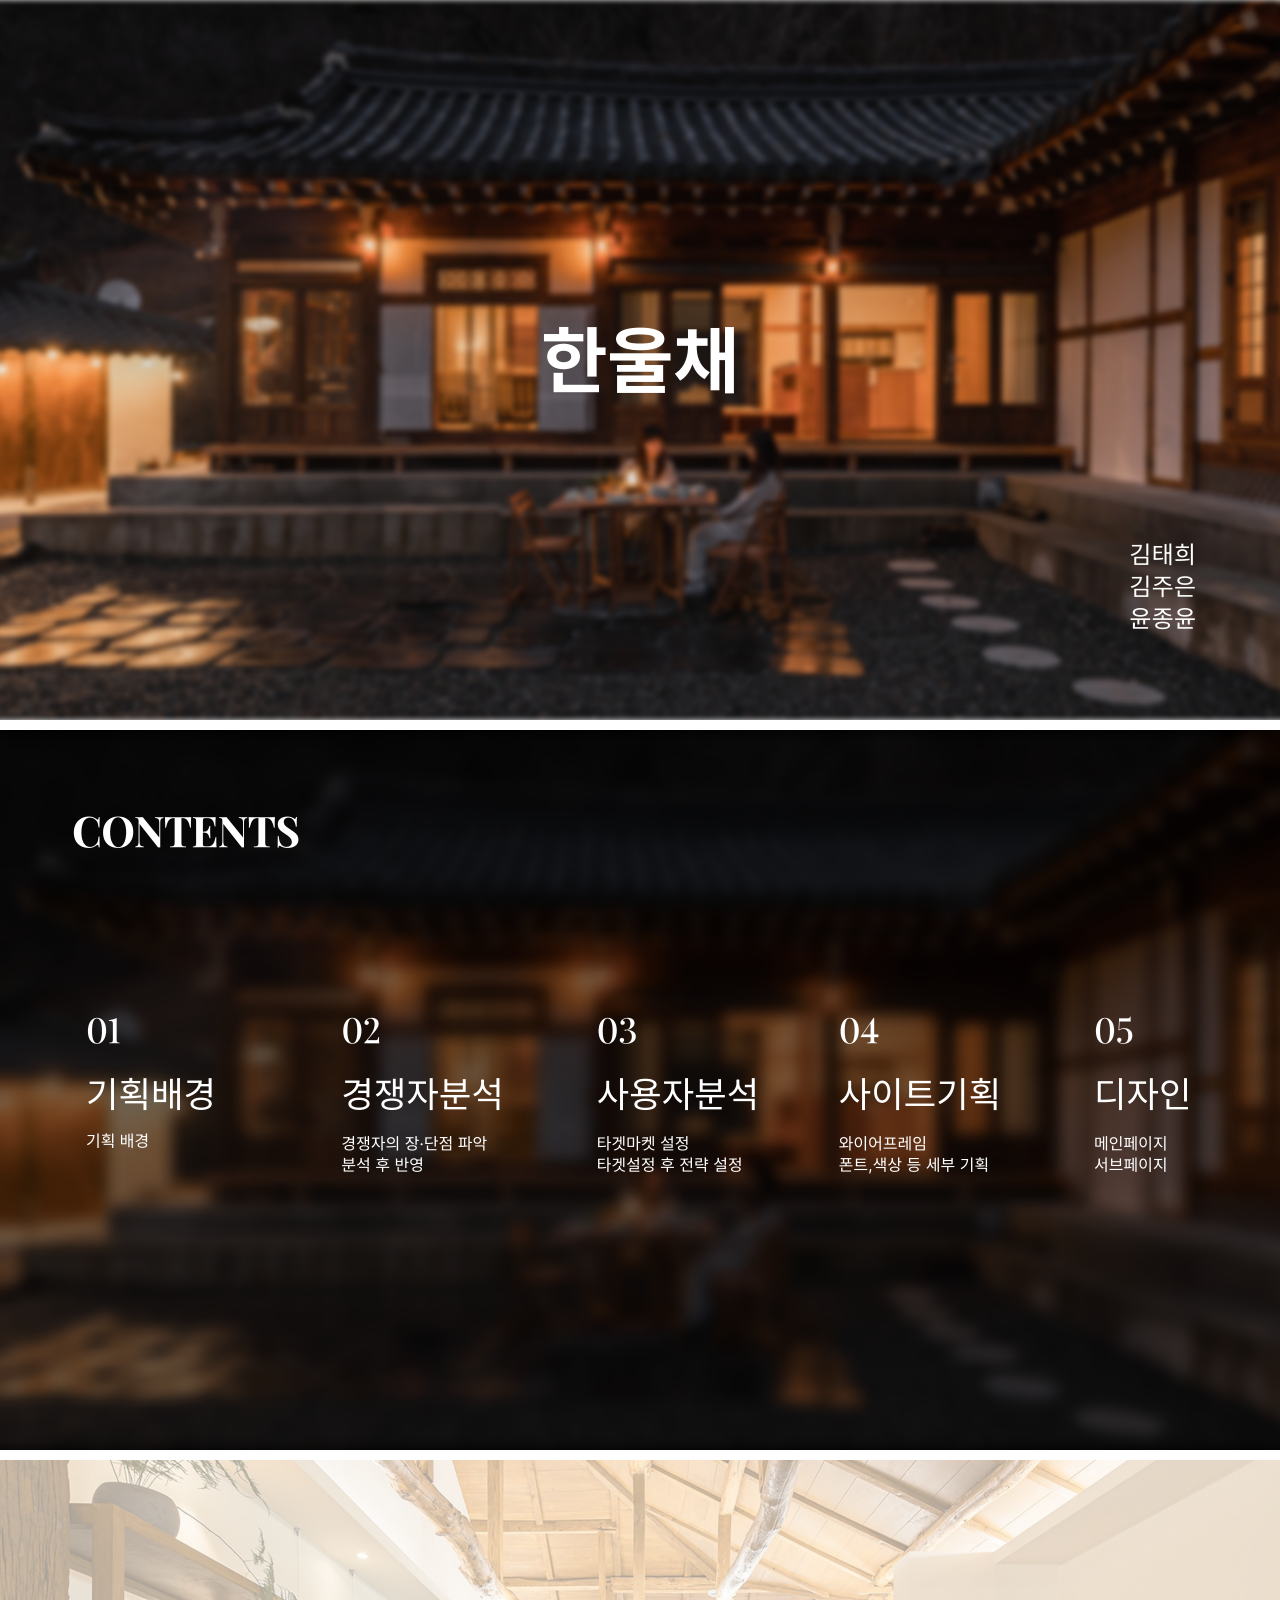
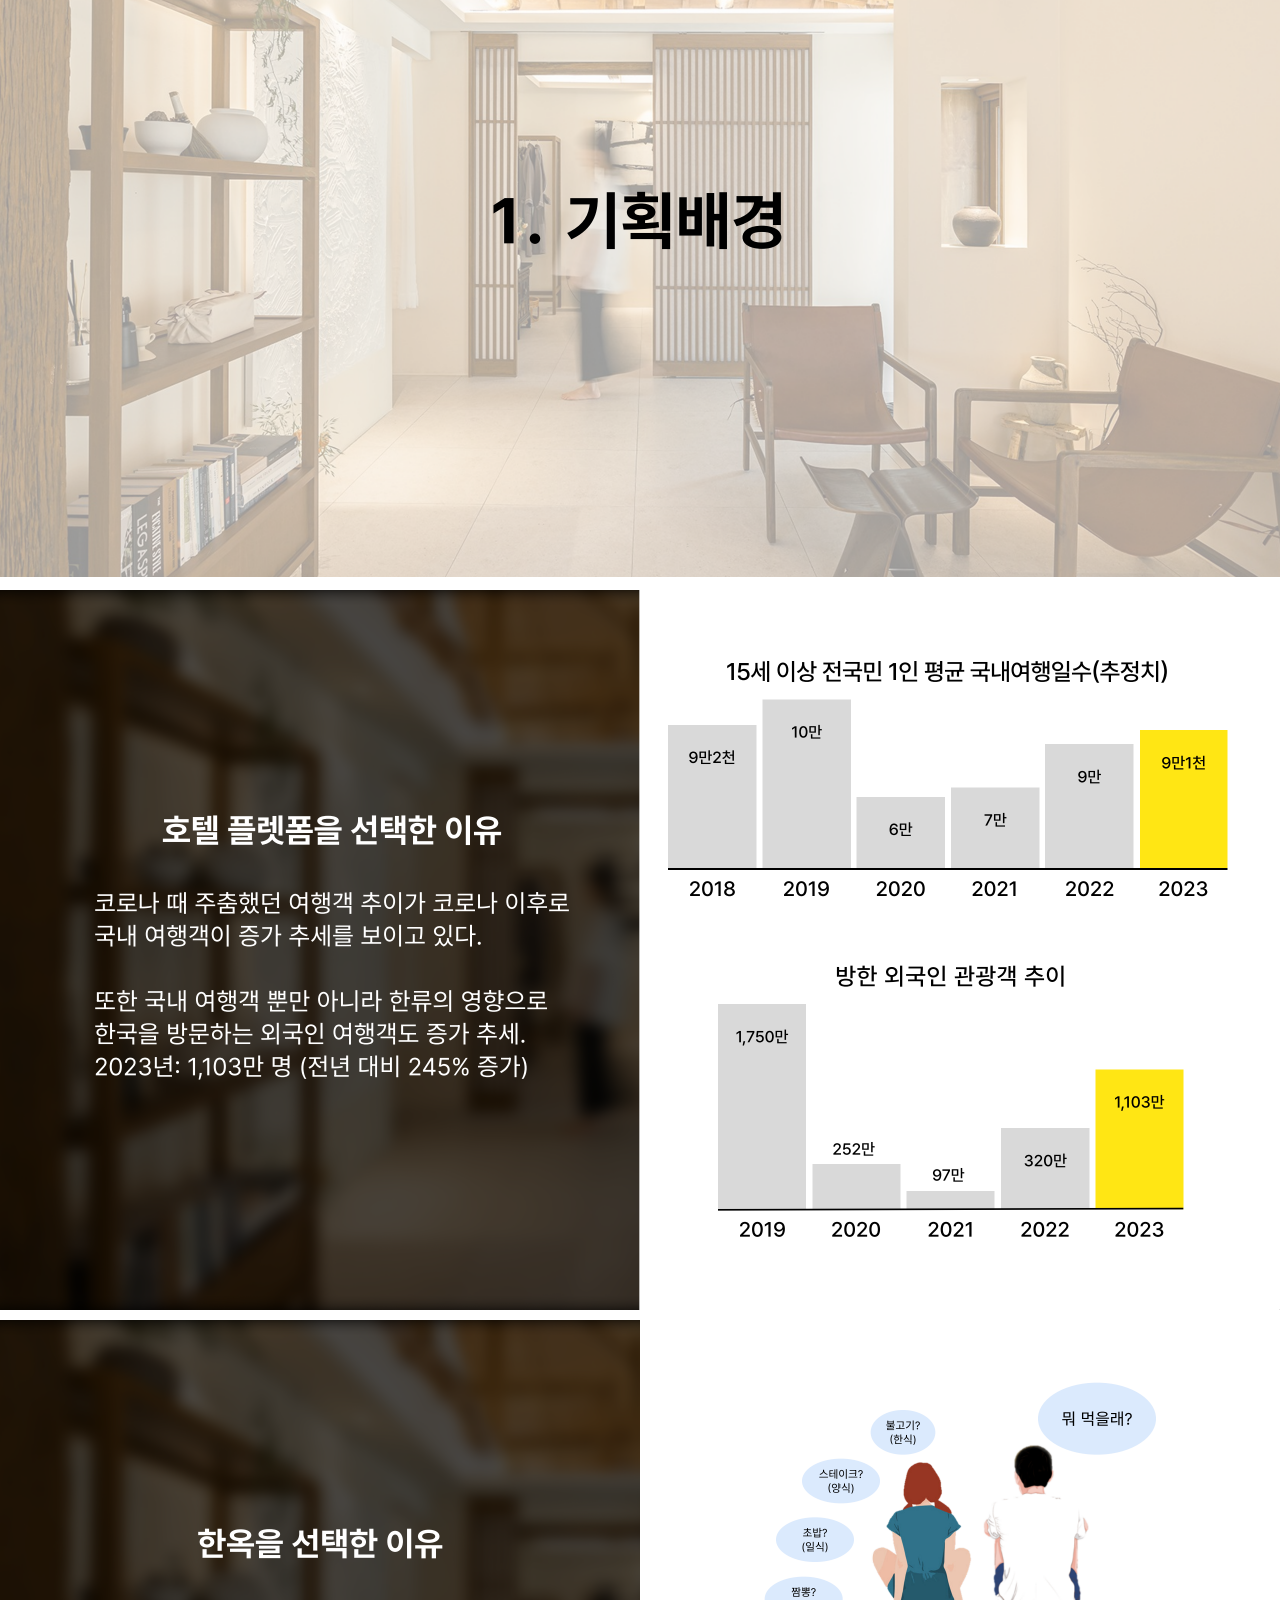
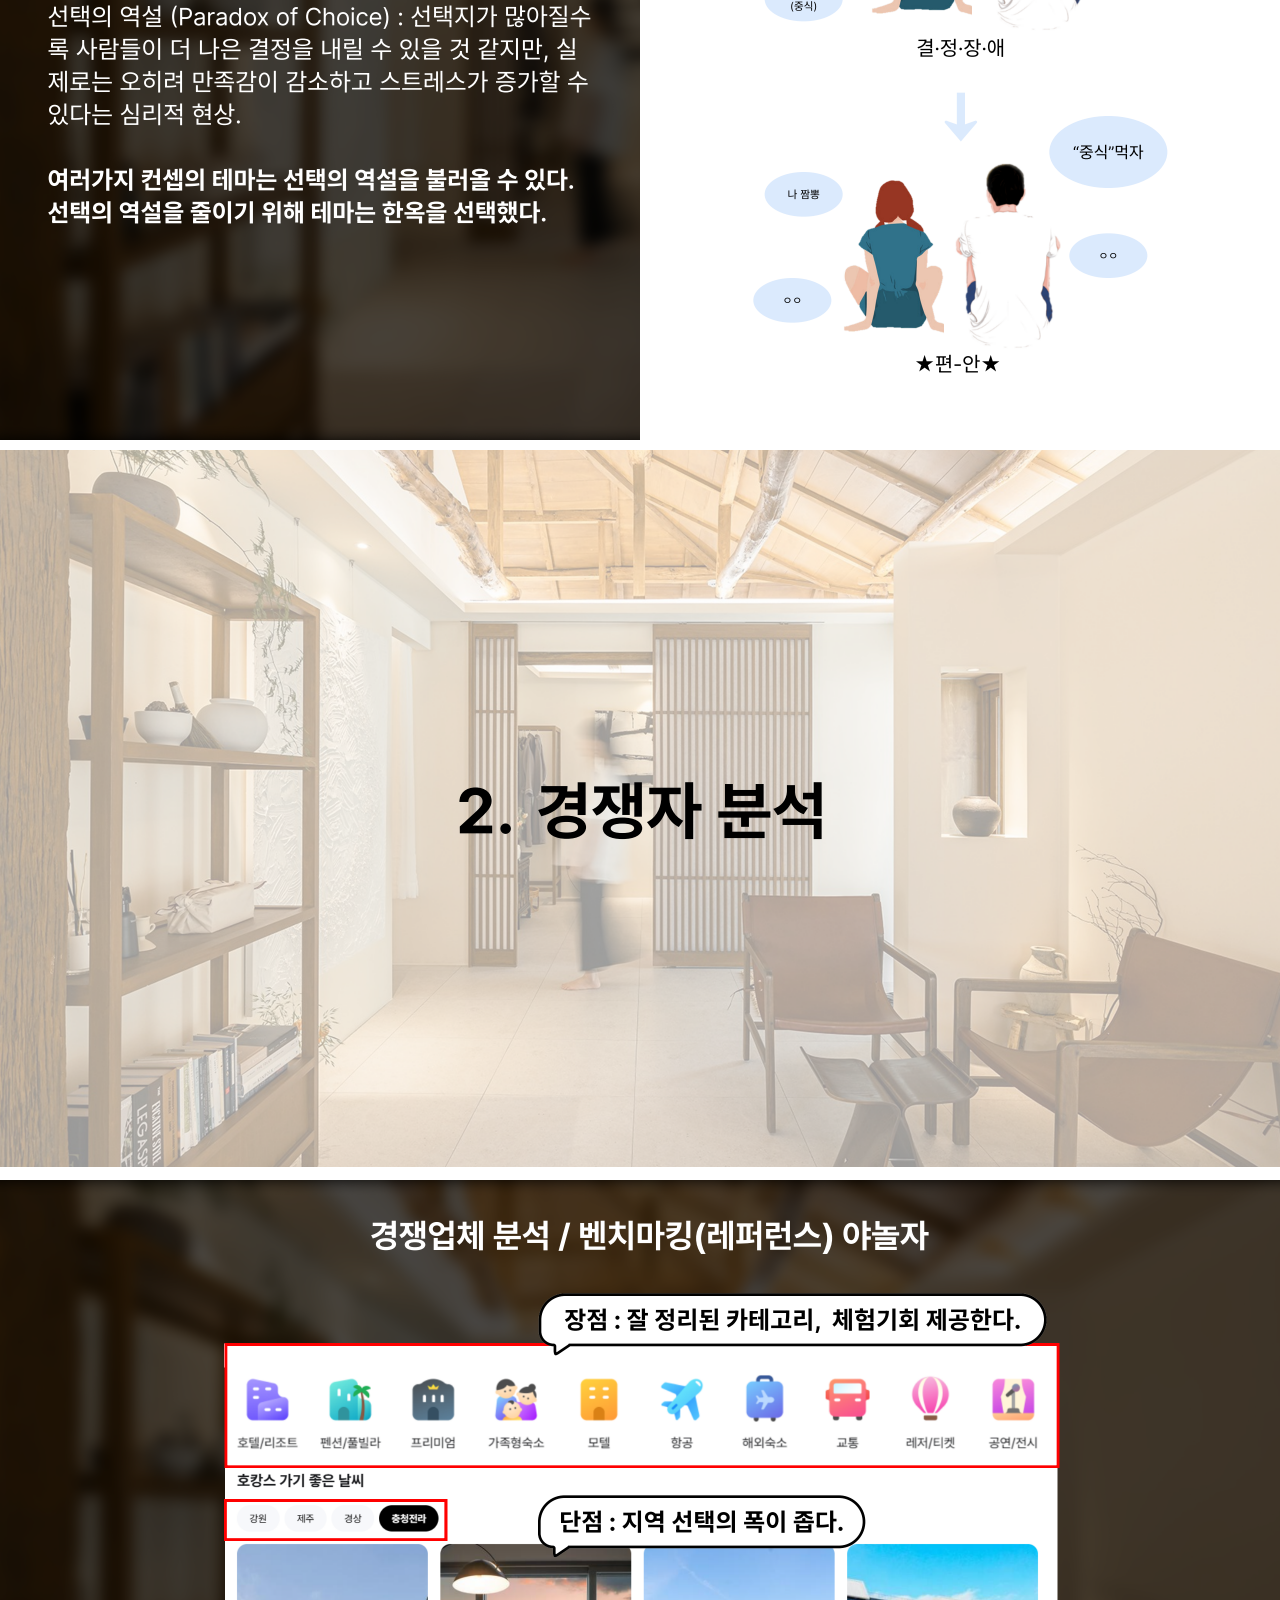
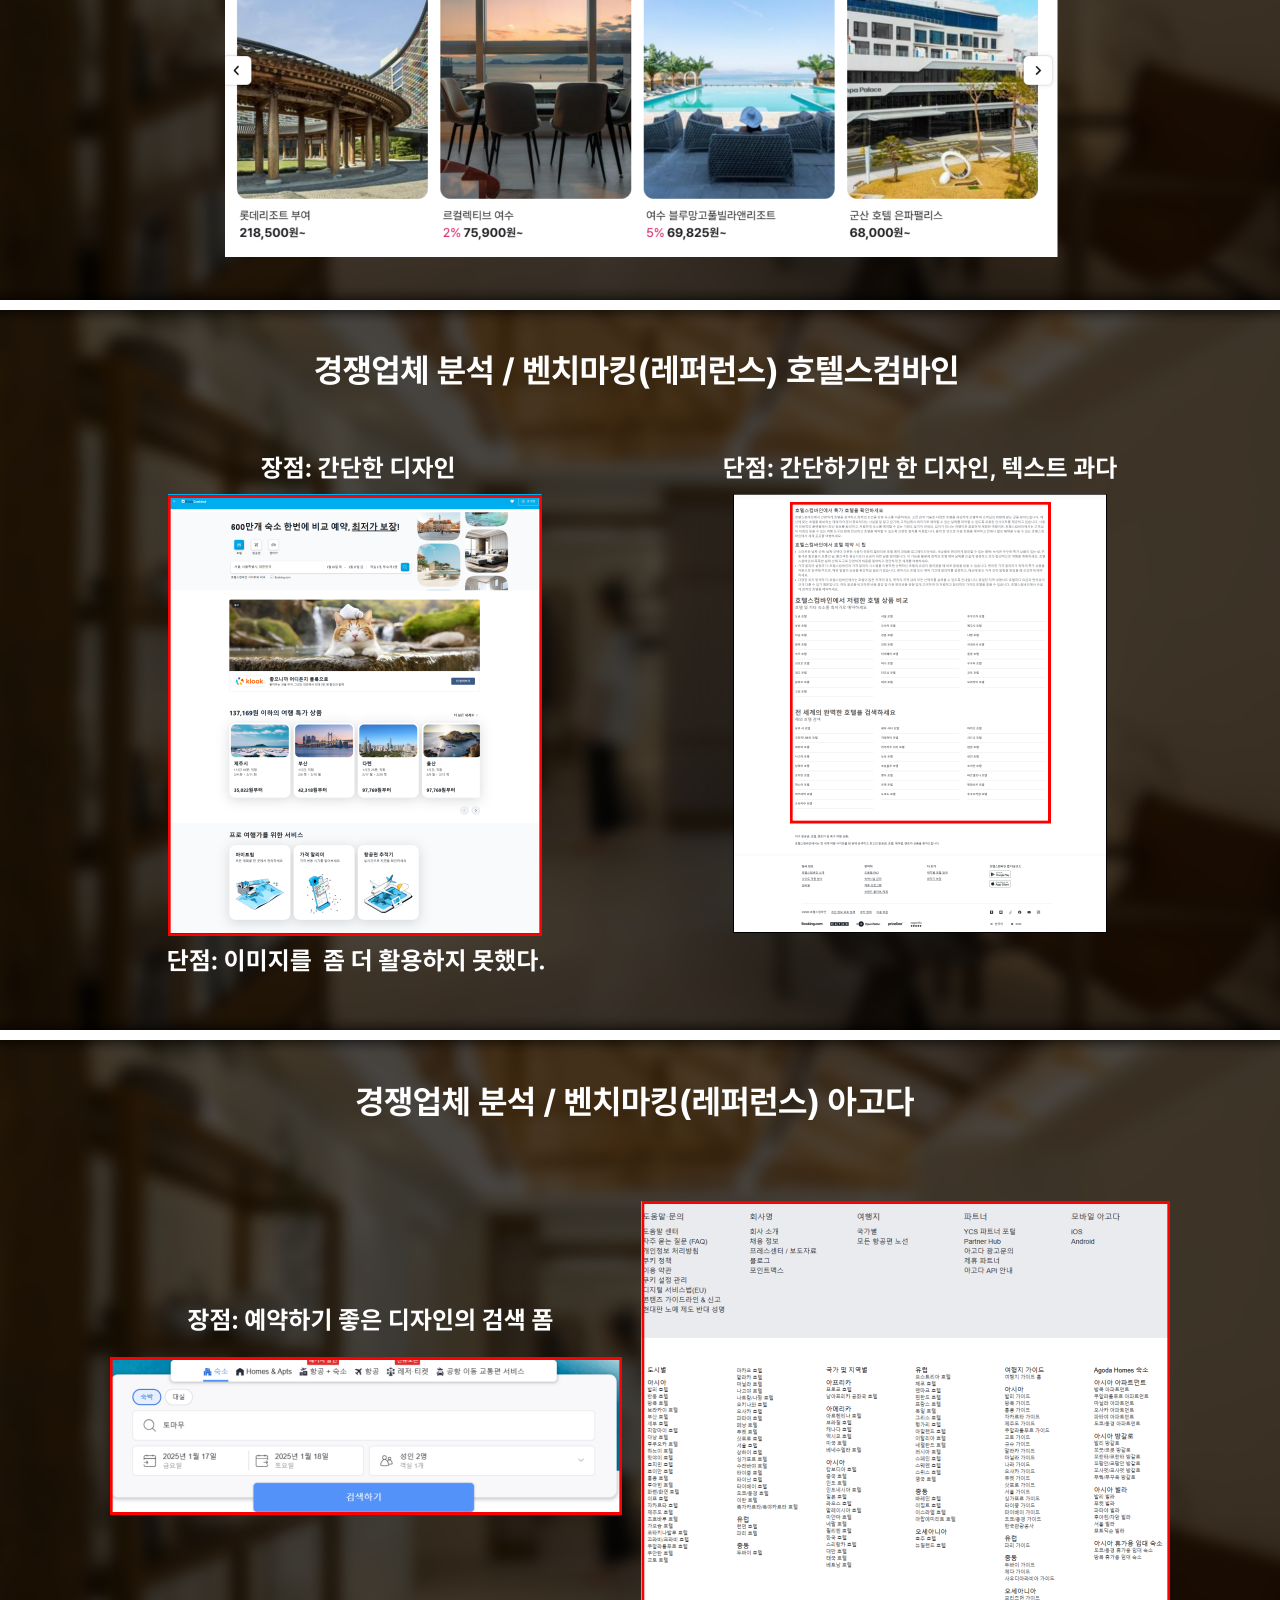
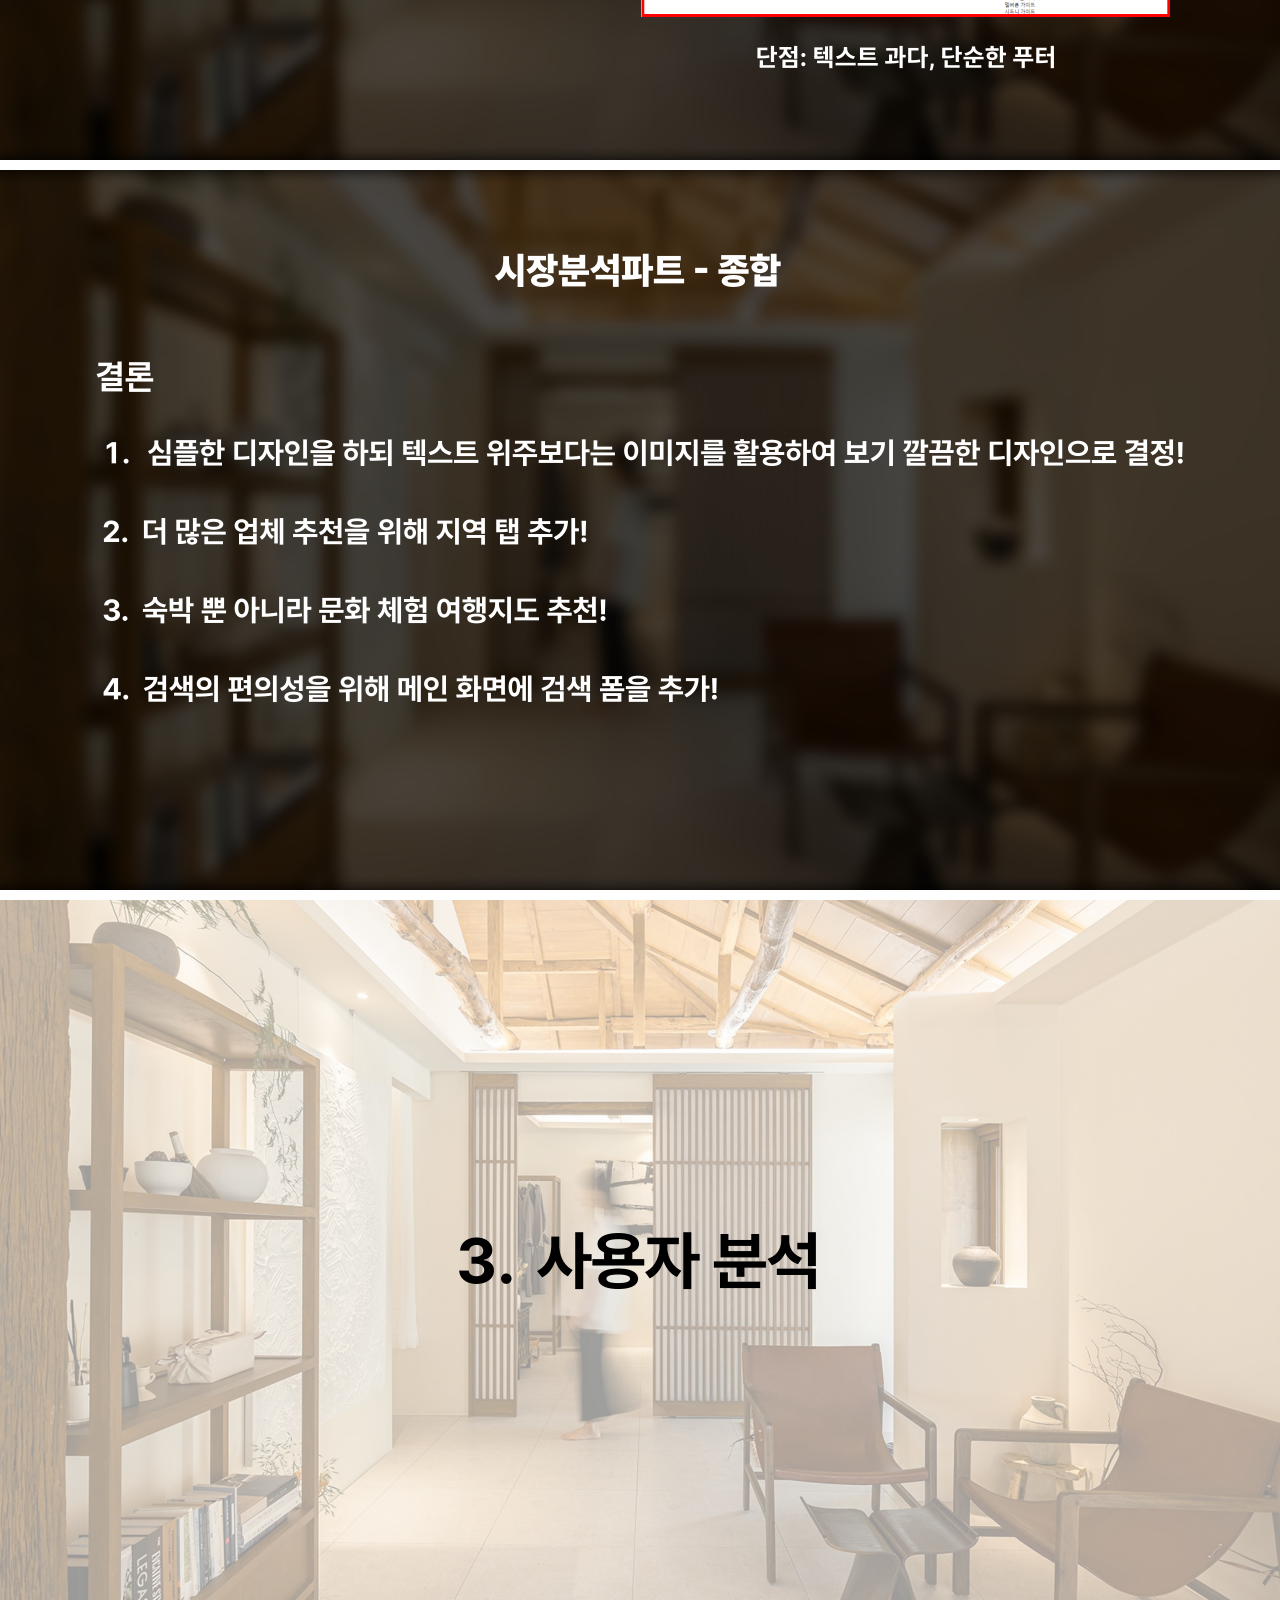
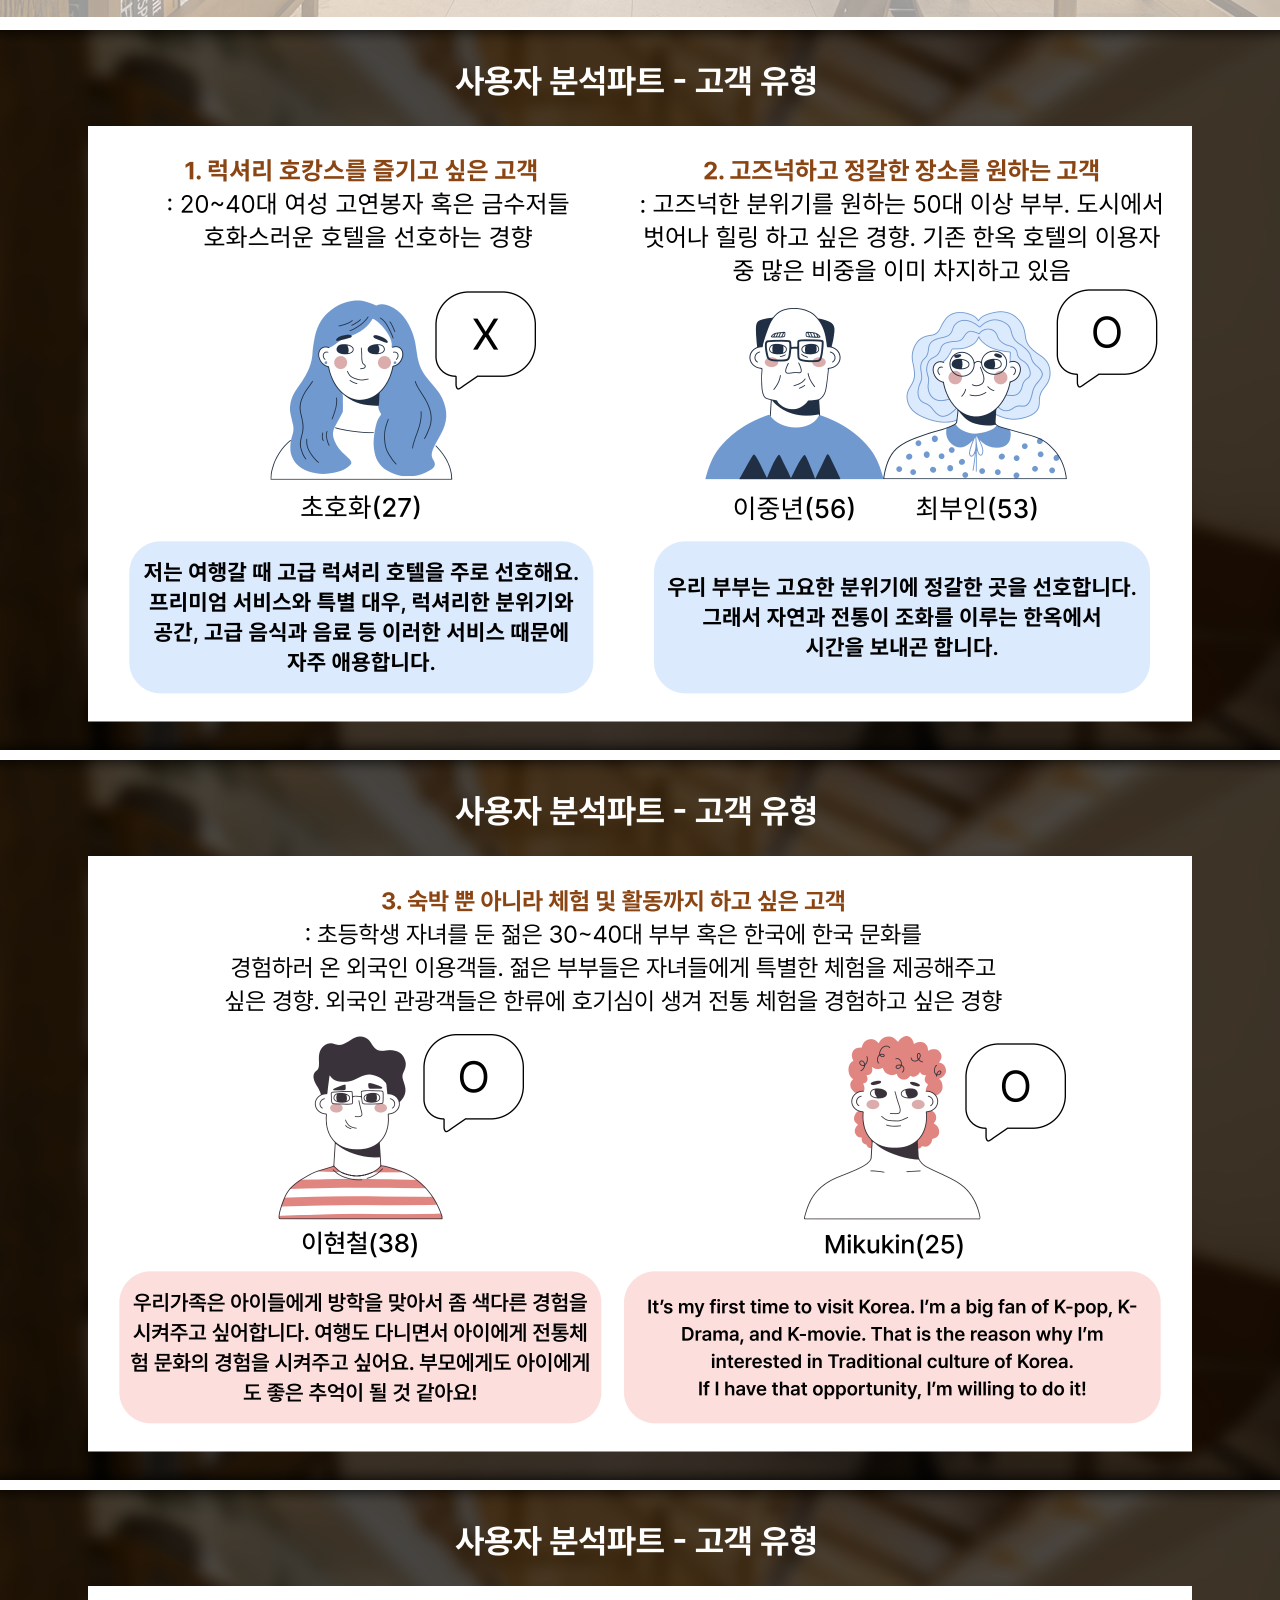
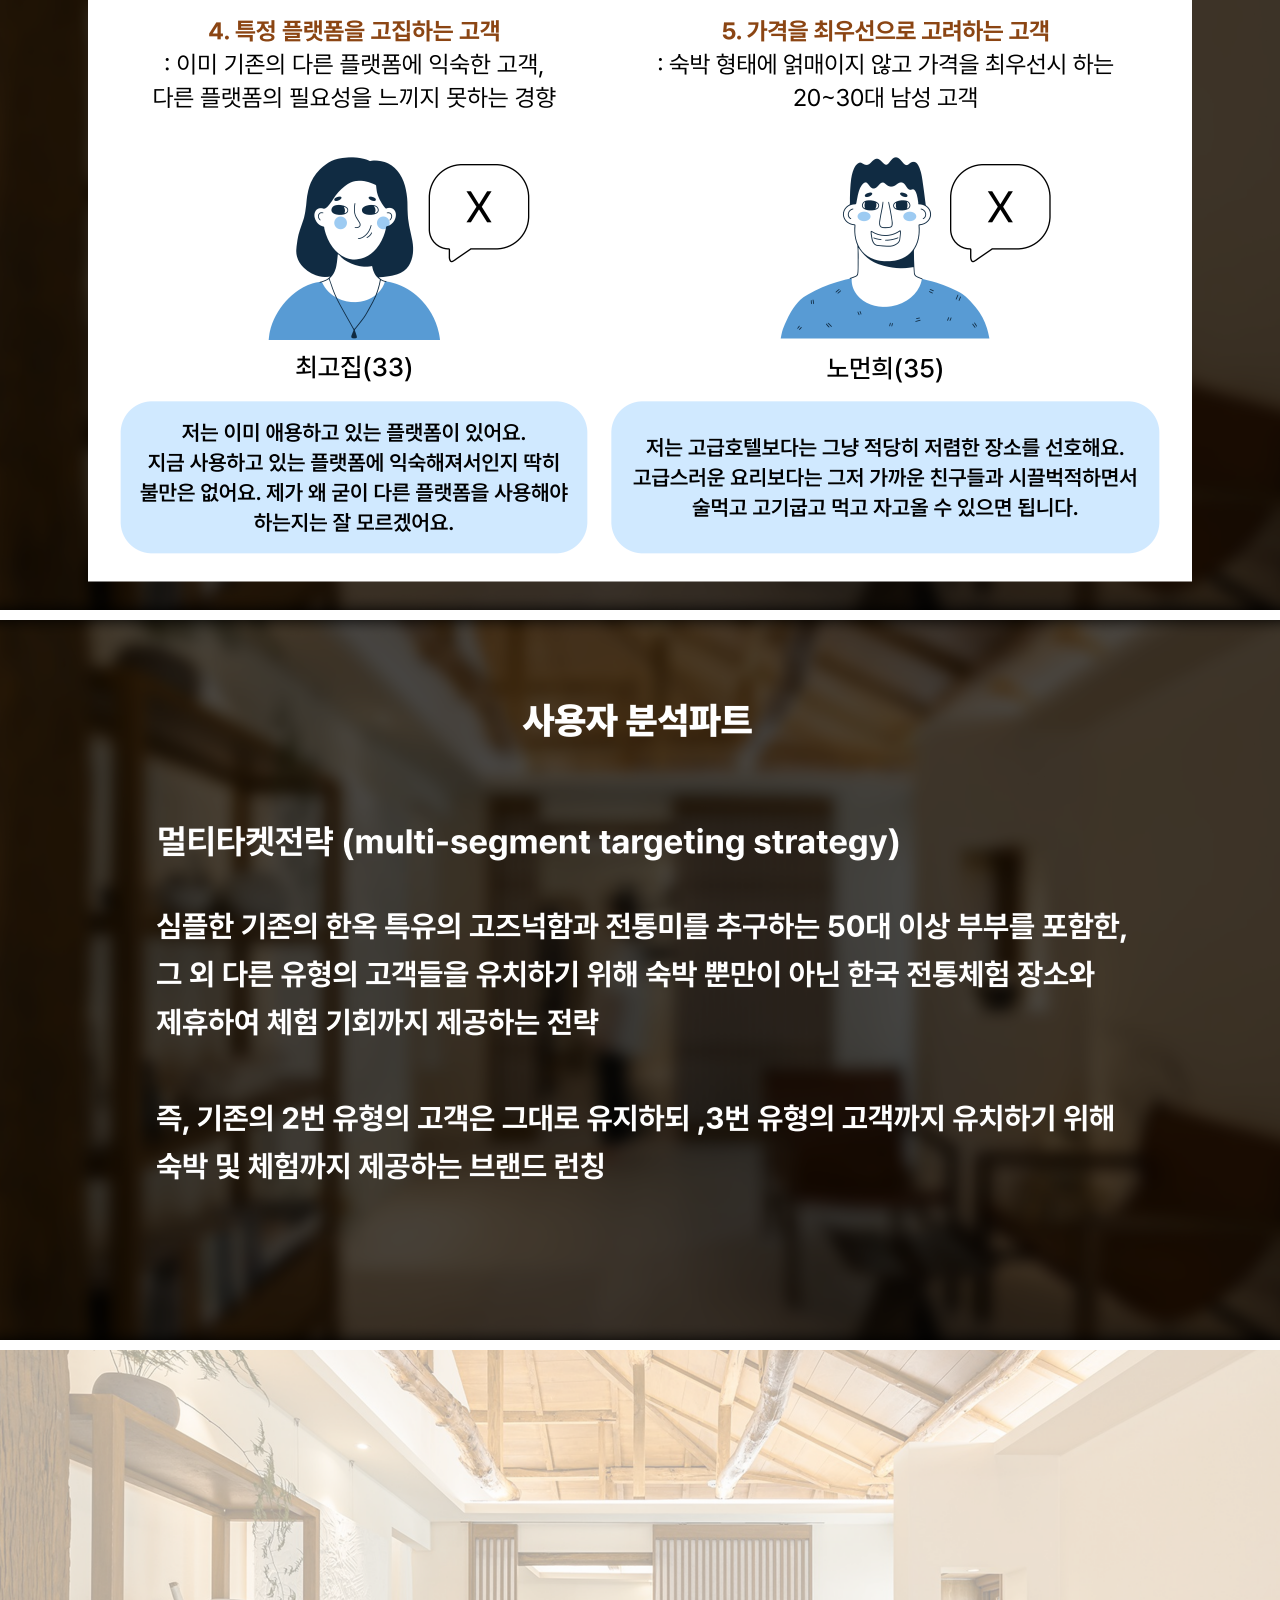
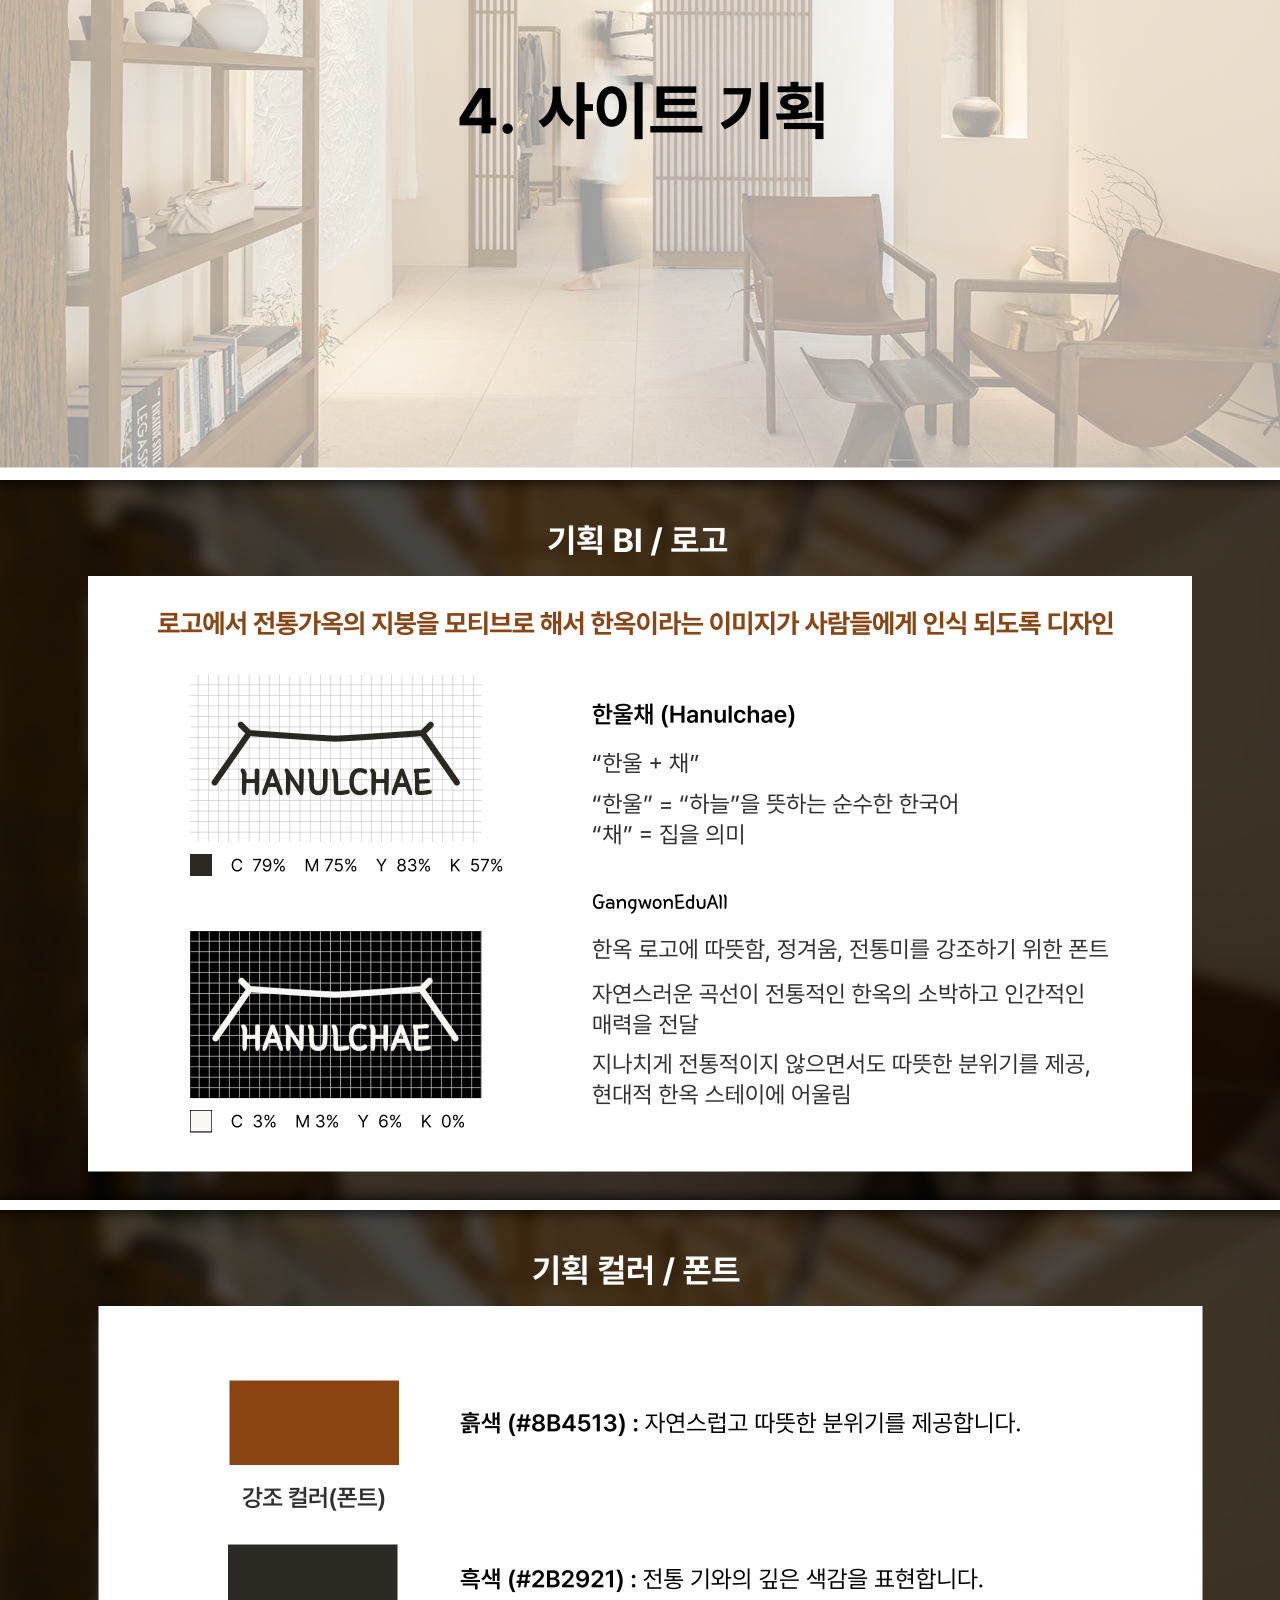
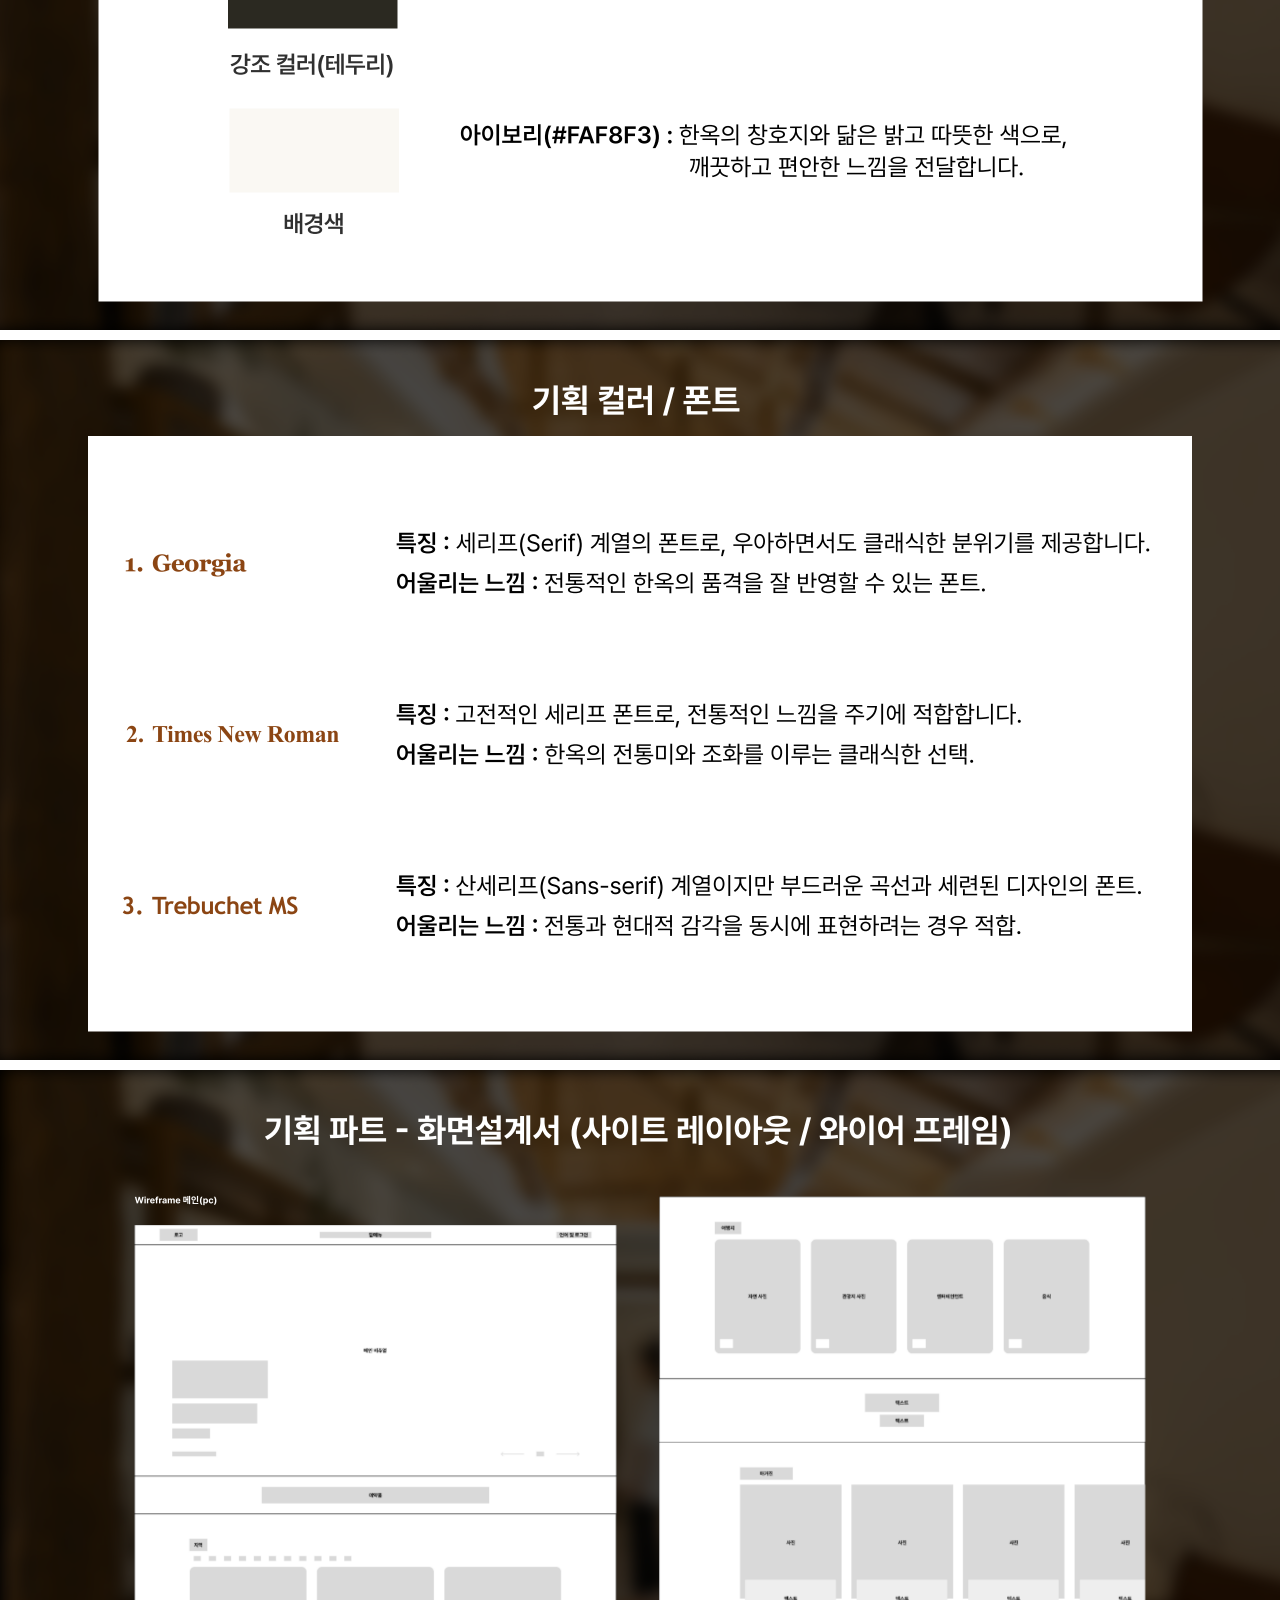
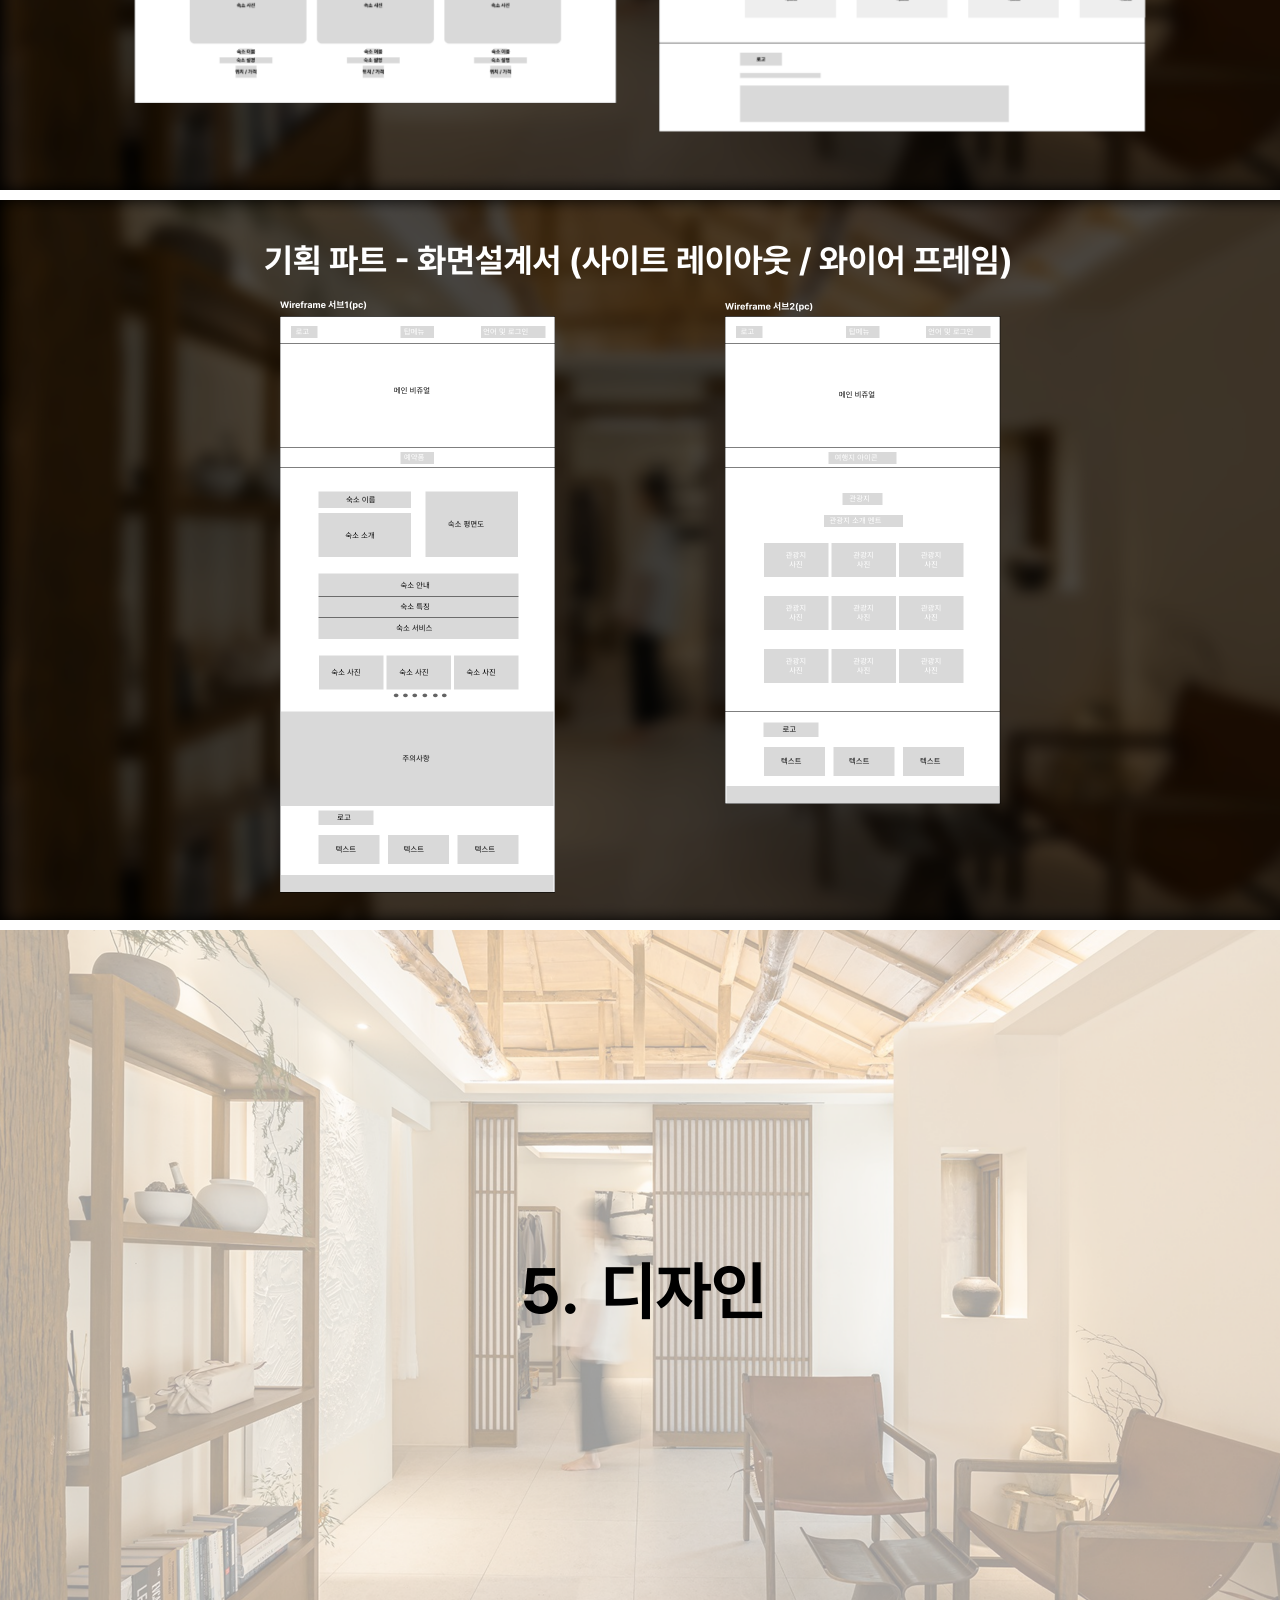
<file: images/hanulchae.html>
<!DOCTYPE html>
<html lang="en">
<head>
    <meta charset="UTF-8">
    <meta name="viewport" content="width=device-width, initial-scale=1.0">
    <title>Document</title>
    <style>
        *{margin:0; padding:0; font-size:0; width:100%;}
        p{margin-bottom:10px;}
    </style>
</head>
<body>
    <p><img src="hanulchae/한울채 기획서_1.png" alt=""></p>
    <p><img src="hanulchae/한울채 기획서_2.png" alt=""></p>
    <p><img src="hanulchae/한울채 기획서_3.png" alt=""></p>
    <p><img src="hanulchae/한울채 기획서_4.png" alt=""></p>
    <p><img src="hanulchae/한울채 기획서_5.png" alt=""></p>
    <p><img src="hanulchae/한울채 기획서_6.png" alt=""></p>
    <p><img src="hanulchae/한울채 기획서_7.png" alt=""></p>
    <p><img src="hanulchae/한울채 기획서_8.png" alt=""></p>
    <p><img src="hanulchae/한울채 기획서_9.png" alt=""></p>
    <p><img src="hanulchae/한울채 기획서_10.png" alt=""></p>
    <p><img src="hanulchae/한울채 기획서_11.png" alt=""></p>
    <p><img src="hanulchae/한울채 기획서_12.png" alt=""></p>
    <p><img src="hanulchae/한울채 기획서_13.png" alt=""></p>
    <p><img src="hanulchae/한울채 기획서_14.png" alt=""></p>
    <p><img src="hanulchae/한울채 기획서_15.png" alt=""></p>
    <p><img src="hanulchae/한울채 기획서_16.png" alt=""></p>
    <p><img src="hanulchae/한울채 기획서_17.png" alt=""></p>
    <p><img src="hanulchae/한울채 기획서_18.png" alt=""></p>
    <p><img src="hanulchae/한울채 기획서_19.png" alt=""></p>
    <p><img src="hanulchae/한울채 기획서_20.png" alt=""></p>
    <p><img src="hanulchae/한울채 기획서_21.png" alt=""></p>
    <p><img src="hanulchae/한울채 기획서_22.png" alt=""></p>
    <p><img src="hanulchae/한울채 기획서_23.png" alt=""></p>
    <p><img src="hanulchae/한울채 기획서_24.png" alt=""></p>
    <p><img src="hanulchae/한울채 기획서_25.png" alt=""></p>
    <p><img src="hanulchae/한울채 기획서_26.png" alt=""></p>
    <p><img src="hanulchae/한울채 기획서_27.png" alt=""></p>
    <p><img src="hanulchae/한울채 기획서_28.png" alt=""></p>
</body>
</html>
</file>
